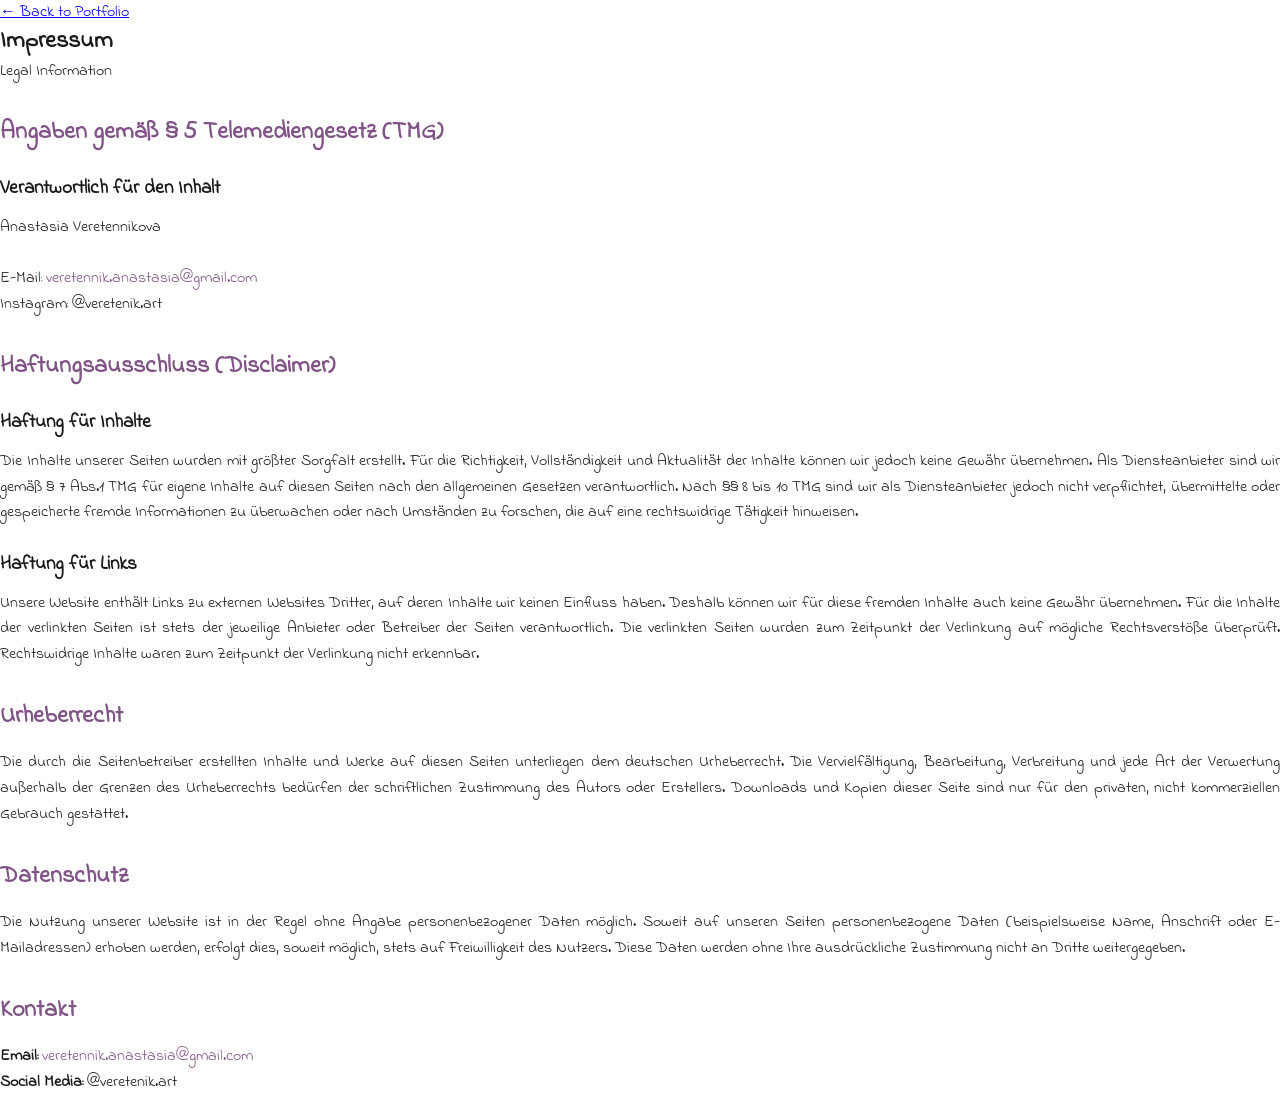
<file: impressum/index.html>
<!DOCTYPE html>
<html lang="en">

<head>
    <meta charset="UTF-8">
    <meta name="viewport" content="width=device-width, initial-scale=1.0">
    <title>Impressum - Anastasia Veretennikova Portfolio</title>
    <meta name="description" content="Legal information and impressum for Anastasia Veretennikova's portfolio website.">
    <meta name="keywords" content="Anastasia Veretennikova, impressum, legal, contact">
    <link rel="canonical" href="https://anastasia-veretennikova.de/impressum/">
    <link rel="icon" type="image/x-icon" href="../favicon.ico">
    <link rel="apple-touch-icon" href="../apple-touch-icon.png">
    <link rel="preconnect" href="https://fonts.googleapis.com">
    <link rel="preconnect" href="https://fonts.gstatic.com" crossorigin>
    <link href="https://fonts.googleapis.com/css2?family=Barrio&family=Indie+Flower&display=swap" rel="stylesheet">
    <link rel="stylesheet" href="../styles.css">
</head>

<body>
    <section class="project-detail">
        <a href="../" class="back-link">← Back to Portfolio</a>

        <div class="project-header">
            <h1>Impressum</h1>
            <p class="project-subtitle">Legal Information</p>
        </div>

        <div class="project-content impressum-content">
            <h2>Angaben gemäß § 5 Telemediengesetz (TMG)</h2>
            
            <h3>Verantwortlich für den Inhalt</h3>
            <p>
                Anastasia Veretennikova<br>
                <br>
                E-Mail: <a href="mailto:veretennik.anastasia@gmail.com">veretennik.anastasia@gmail.com</a><br>
                Instagram: @veretenik.art
            </p>

            <h2>Haftungsausschluss (Disclaimer)</h2>
            
            <h3>Haftung für Inhalte</h3>
            <p>
                Die Inhalte unserer Seiten wurden mit größter Sorgfalt erstellt. Für die Richtigkeit, Vollständigkeit 
                und Aktualität der Inhalte können wir jedoch keine Gewähr übernehmen. Als Diensteanbieter sind wir gemäß 
                § 7 Abs.1 TMG für eigene Inhalte auf diesen Seiten nach den allgemeinen Gesetzen verantwortlich. Nach 
                §§ 8 bis 10 TMG sind wir als Diensteanbieter jedoch nicht verpflichtet, übermittelte oder gespeicherte 
                fremde Informationen zu überwachen oder nach Umständen zu forschen, die auf eine rechtswidrige Tätigkeit 
                hinweisen.
            </p>

            <h3>Haftung für Links</h3>
            <p>
                Unsere Website enthält Links zu externen Websites Dritter, auf deren Inhalte wir keinen Einfluss haben. 
                Deshalb können wir für diese fremden Inhalte auch keine Gewähr übernehmen. Für die Inhalte der verlinkten 
                Seiten ist stets der jeweilige Anbieter oder Betreiber der Seiten verantwortlich. Die verlinkten Seiten 
                wurden zum Zeitpunkt der Verlinkung auf mögliche Rechtsverstöße überprüft. Rechtswidrige Inhalte waren 
                zum Zeitpunkt der Verlinkung nicht erkennbar.
            </p>

            <h2>Urheberrecht</h2>
            <p>
                Die durch die Seitenbetreiber erstellten Inhalte und Werke auf diesen Seiten unterliegen dem deutschen 
                Urheberrecht. Die Vervielfältigung, Bearbeitung, Verbreitung und jede Art der Verwertung außerhalb der 
                Grenzen des Urheberrechts bedürfen der schriftlichen Zustimmung des Autors oder Erstellers. Downloads 
                und Kopien dieser Seite sind nur für den privaten, nicht kommerziellen Gebrauch gestattet.
            </p>

            <h2>Datenschutz</h2>
            <p>
                Die Nutzung unserer Website ist in der Regel ohne Angabe personenbezogener Daten möglich. Soweit auf 
                unseren Seiten personenbezogene Daten (beispielsweise Name, Anschrift oder E-Mailadressen) erhoben werden, 
                erfolgt dies, soweit möglich, stets auf Freiwilligkeit des Nutzers. Diese Daten werden ohne Ihre ausdrückliche 
                Zustimmung nicht an Dritte weitergegeben.
            </p>

            <h2>Kontakt</h2>
            <p>
                <strong>Email:</strong> <a href="mailto:veretennik.anastasia@gmail.com">veretennik.anastasia@gmail.com</a><br>
                <strong>Social Media:</strong> @veretenik.art
            </p>
        </div>
    </section>

    <style>
        .impressum-content h2 {
            margin-top: 2rem;
            margin-bottom: 1rem;
            font-size: 1.5rem;
            color: #805386;
        }

        .impressum-content h3 {
            margin-top: 1.5rem;
            margin-bottom: 0.8rem;
            font-size: 1.2rem;
        }

        .impressum-content p {
            margin-bottom: 1rem;
            line-height: 1.6;
            text-align: justify;
        }

        .impressum-content a {
            color: #805386;
            text-decoration: none;
        }

        .impressum-content a:hover {
            text-decoration: underline;
        }

        @media (max-width: 768px) {
            .project-detail { padding: 2rem 1rem; }
            .project-header h1 { font-size: 2.2rem; }
            .impressum-content h2 { font-size: 1.3rem; }
            .impressum-content h3 { font-size: 1.05rem; }
        }

        @media (max-width: 480px) {
            .project-header h1 { font-size: 1.8rem; }
            .impressum-content p { text-align: left; }
        }
    </style>
</body>

</html>
</file>
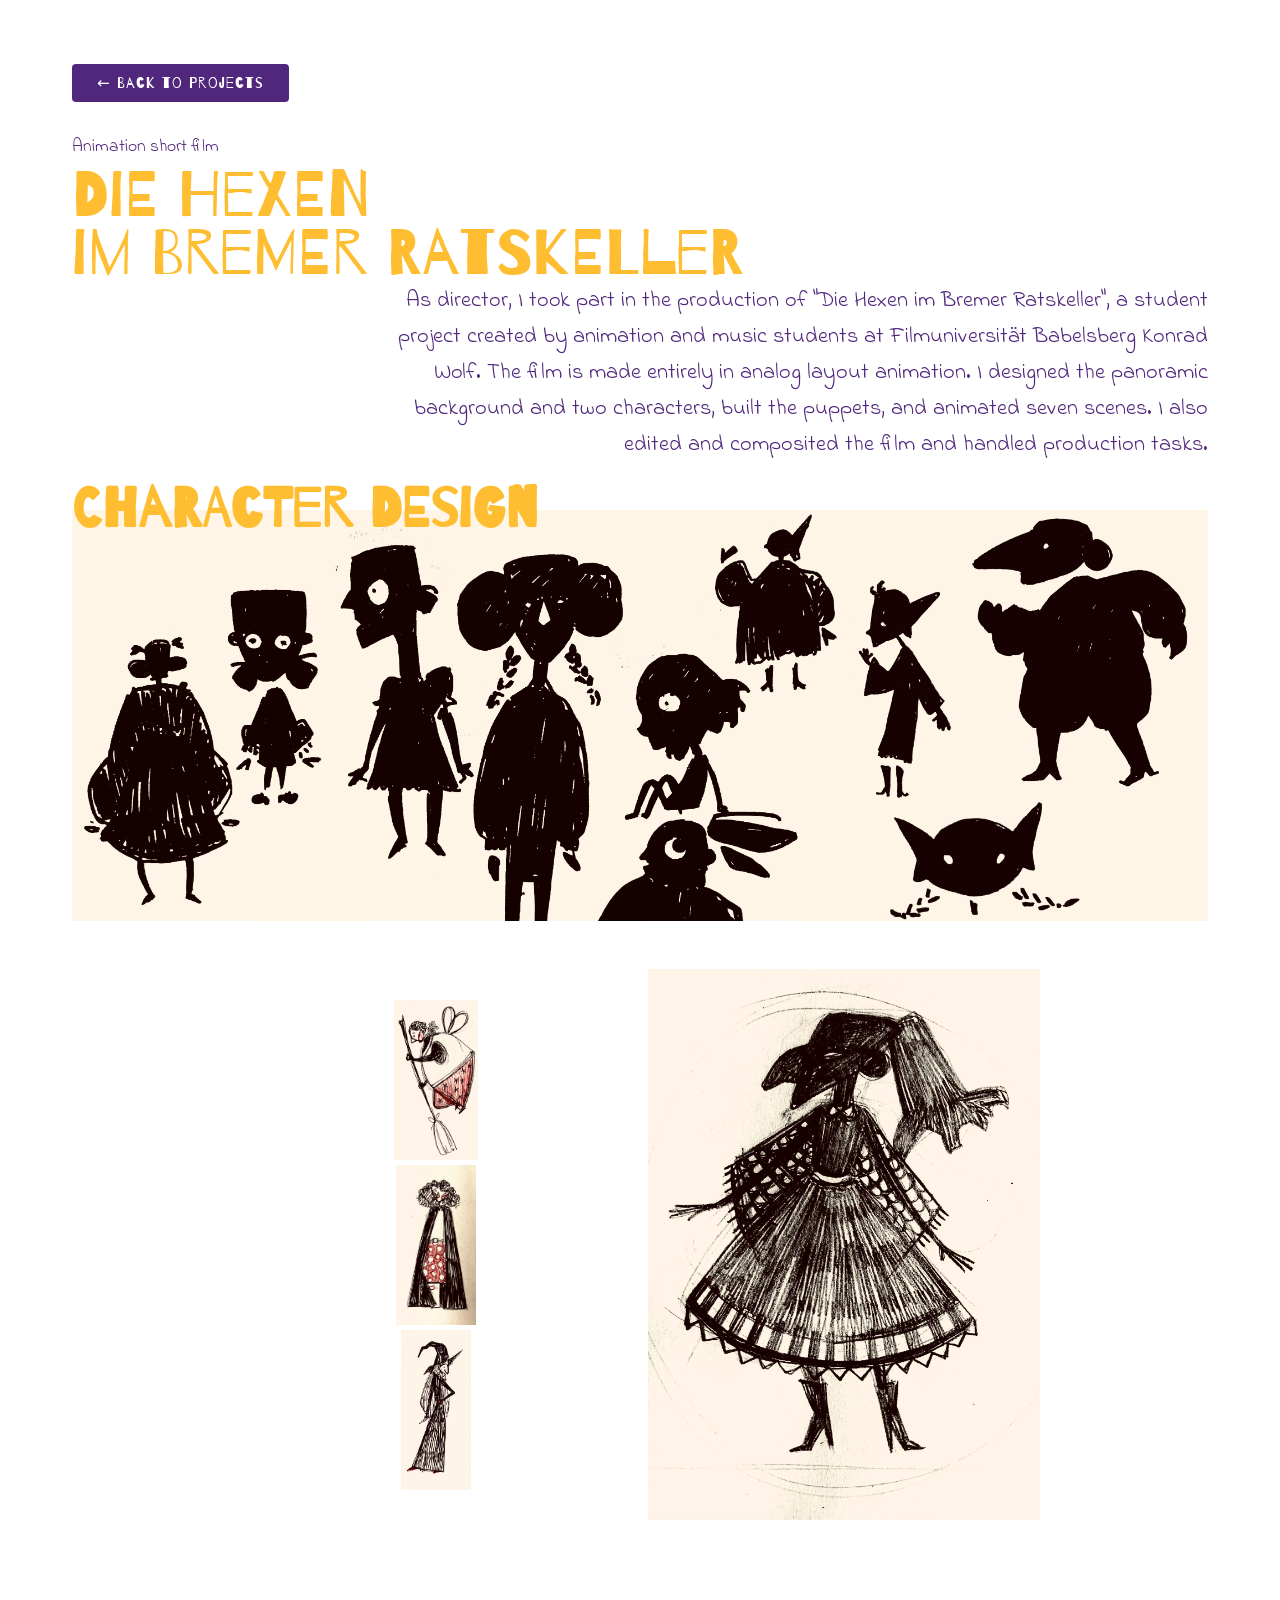
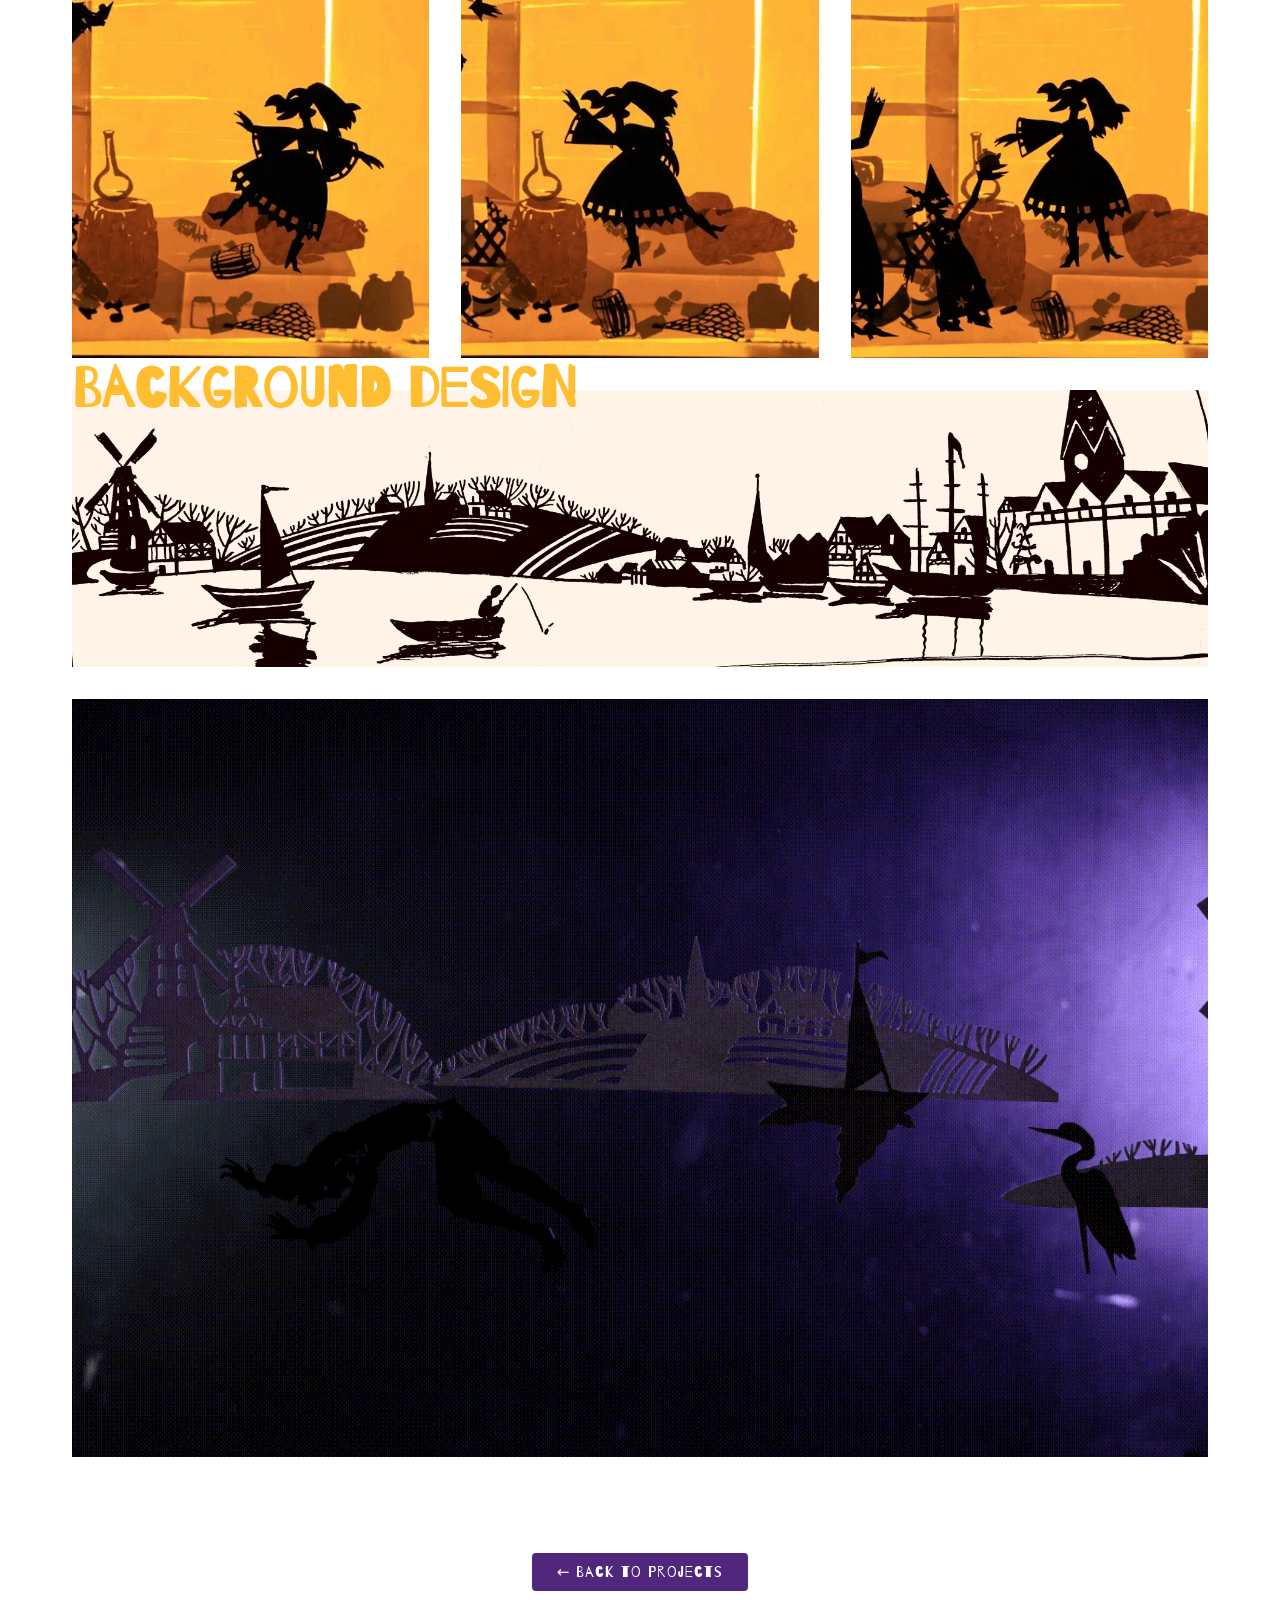
<file: projects/hexen/index.html>
<!DOCTYPE html>
<html lang="en">

<head>
    <meta charset="UTF-8">
    <meta name="viewport" content="width=device-width, initial-scale=1.0">
    <title>Die Hexen im Bremer Ratskeller - Animation by Anastasia Veretennikova</title>
    <meta name="description" content="Die Hexen im Bremer Ratskeller - An analog layout animation short film by Anastasia Veretennikova.">
    <meta name="keywords" content="Anastasia Veretennikova, Hexen, animation, short film, layout animation">
    <meta name="author" content="Anastasia Veretennikova">
    <meta name="robots" content="index, follow">
    <link rel="canonical" href="https://anastasia-veretennikova.de/projects/hexen/">
    <link rel="icon" type="image/x-icon" href="../../favicon.ico">
    <link rel="apple-touch-icon" href="../../apple-touch-icon.png">
    <link rel="preconnect" href="https://fonts.googleapis.com">
    <link rel="preconnect" href="https://fonts.gstatic.com" crossorigin>
    <link href="https://fonts.googleapis.com/css2?family=Barrio&family=Indie+Flower&display=swap" rel="stylesheet">
    <link rel="stylesheet" href="../../styles.css">
</head>

<body>
    <section class="project-detail hexen-detail">
        <a href="../../#projects" class="hexen-back-btn-top">← Back to Projects</a>

        <div class="hexen-header">
            <p class="hexen-subtitle">Animation short film</p>
            <h1 class="hexen-title">Die Hexen<br>im Bremer Ratskeller</h1>
        </div>

        <div class="hexen-intro-text">
            <p>As director, I took part in the production of "Die Hexen im Bremer Ratskeller", a student project created by animation and music students at Filmuniversität Babelsberg Konrad Wolf.
The film is made entirely in analog layout animation. I designed the panoramic background and two characters, built the puppets, and animated seven scenes.
I also edited and composited the film and handled production tasks.</p>
        </div>

        <!-- Gallery -->
        <div class="hexen-gallery">
            <!-- Row 1: Full Width with title above -->
            <div class="hexen-bitches-container">
                <h2 class="hexen-char-title">Character design</h2>
                <div class="hexen-full-width">
                    <img src="../../assets/Hexen/Bitches.webp" loading="lazy" alt="Bitches Character">
                </div>
            </div>

            <!-- Row 2: Witch Right and Witch variants vertical left -->
            <div class="hexen-row-2-container">
                <div class="hexen-row-2">
                    <div class="hexen-row-2-left">
                        <img src="../../assets/Hexen/Witch1.webp" loading="lazy" alt="Witch 1">
                        <img src="../../assets/Hexen/Witch2.webp" loading="lazy" alt="Witch 2">
                        <img src="../../assets/Hexen/Witch3.webp" loading="lazy" alt="Witch 3">
                    </div>
                    <div class="hexen-row-2-right">
                        <img src="../../assets/Hexen/Witch.webp" loading="lazy" alt="Witch">
                    </div>
                </div>
            </div>

            <!-- Row 3: Three animations -->
            <div class="hexen-row-3">
                <img src="../../assets/Hexen/Anim1.webp" loading="lazy" alt="Animation 1">
                <img src="../../assets/Hexen/Anim2.webp" loading="lazy" alt="Animation 2">
                <img src="../../assets/Hexen/Anim3.webp" loading="lazy" alt="Animation 3">
            </div>

            <!-- Row 4: BG1 Full Width with title above -->
            <div class="hexen-bg-container">
                <h2 class="hexen-bg-title">Background Design</h2>
                <div class="hexen-full-width">
                    <img src="../../assets/Hexen/BG1.webp" loading="lazy" alt="Background 1">
                </div>
            </div>

            <!-- Row 5: S9 Full Width -->
            <div class="hexen-full-width">
                <img src="../../assets/Hexen/S9.webp" loading="lazy" alt="Scene 9">
            </div>
        </div>

        <!-- Back to Projects Button -->
        <div class="hexen-button-container">
            <a href="../../#projects" class="hexen-back-btn">← Back to Projects</a>
        </div>
    </section>

    <style>
        .project-detail { max-width: 1200px; margin: 0 auto; padding: 4rem 2rem; }
        .hexen-header { margin-bottom: 0; text-align: left; }
        .hexen-subtitle { font-size: 1.1rem; color: #50277C; font-family: "Indie Flower", cursive; margin: 0; margin-bottom: 0.5rem; }
        .hexen-title { font-size: 4rem; color: #FFBE31; margin: 0; font-family: "Barrio", system-ui; font-weight: 400; line-height: 0.9; }
        .hexen-intro-text { text-align: right; margin-bottom: 3rem; margin-top: 0; max-width: 850px; margin-left: auto; margin-right: 0; }
        .hexen-intro-text p { font-family: "Indie Flower", cursive; font-size: 1.4rem; color: #50277C; line-height: 1.6; }
        .hexen-gallery { margin: 3rem 0; }
        .hexen-full-width { width: 100%; margin-bottom: 2rem; }
        .hexen-full-width img { width: 100%; height: auto; display: block; }
        .hexen-row-2 { display: grid; grid-template-columns: 1fr 1fr; gap: 2rem; margin-bottom: 2rem; align-items: center; justify-items: center; margin-left: auto; margin-right: auto; }
        .hexen-row-2-left { display: flex; flex-direction: column; gap: 0.3rem; }
        .hexen-row-2-left img { width: 100%; height: 160px; display: block; object-fit: contain; object-position: center; }
        .hexen-row-2-right img { width: 100%; height: auto; display: block; }
        .hexen-bitches-container { position: relative; margin-bottom: 3rem; }
        .hexen-char-title { position: absolute; top: -2rem; left: 0; right: auto; font-size: 3.5rem; color: #FFBE31; font-family: "Barrio", system-ui; margin: 0; text-align: left; }
        .hexen-row-2-container { margin-bottom: 3rem; display: flex; justify-content: center; }
        .hexen-row-2 { display: grid; grid-template-columns: 1fr 1fr; gap: 1rem; align-items: center; max-width: 800px; }
        .hexen-row-3 { display: grid; grid-template-columns: 1fr 1fr 1fr; gap: 2rem; margin-bottom: 2rem; }
        .hexen-bg-container { position: relative; margin-bottom: 2rem; }
        .hexen-bg-title { position: absolute; top: -2rem; left: 0; right: auto; font-size: 3.5rem; color: #FFBE31; font-family: "Barrio", system-ui; margin: 0; text-align: left; }
        .hexen-row-3 img { width: 100%; height: auto; display: block; }
        .hexen-button-container { display: flex; justify-content: center; margin-top: 4rem; padding-top: 2rem; }
        .hexen-back-btn, .hexen-back-btn-top { padding: 10px 25px; font-size: 0.95rem; font-family: "Barrio", system-ui; background-color: #50277C; color: white; text-decoration: none; border-radius: 4px; transition: all 0.3s ease; letter-spacing: 1px; display: inline-block; }
        .hexen-back-btn-top { margin-bottom: 2rem; }
        .hexen-back-btn:hover, .hexen-back-btn-top:hover { opacity: 0.8; transform: scale(1.05); }

        @media (max-width: 768px) {
            .hexen-title { font-size: 2.5rem; }
            .hexen-row-2 { grid-template-columns: 1fr; }
            .hexen-row-2-left { flex-direction: row; }
            .hexen-row-2-left img { width: 33.33%; height: auto; }
            .hexen-row-3 { grid-template-columns: 1fr 1fr 1fr; }
            .hexen-char-title {
                position: relative;
                top: 0;
                font-size: 2.2rem;
                margin-bottom: 0.5rem;
            }
            .hexen-bg-title {
                position: relative;
                top: 0;
                font-size: 2.2rem;
                margin-bottom: 0.5rem;
            }
            .hexen-intro-text {
                text-align: left;
                max-width: 100%;
            }
            .hexen-intro-text p { font-size: 1.1rem; }
            .hexen-row-2-left img { height: auto; }
        }

        @media (max-width: 480px) {
            .hexen-title { font-size: 2rem; }
            .hexen-char-title, .hexen-bg-title { font-size: 1.8rem; }
            .hexen-intro-text p { font-size: 1rem; }
        }
    </style>
</body>

</html>
</file>
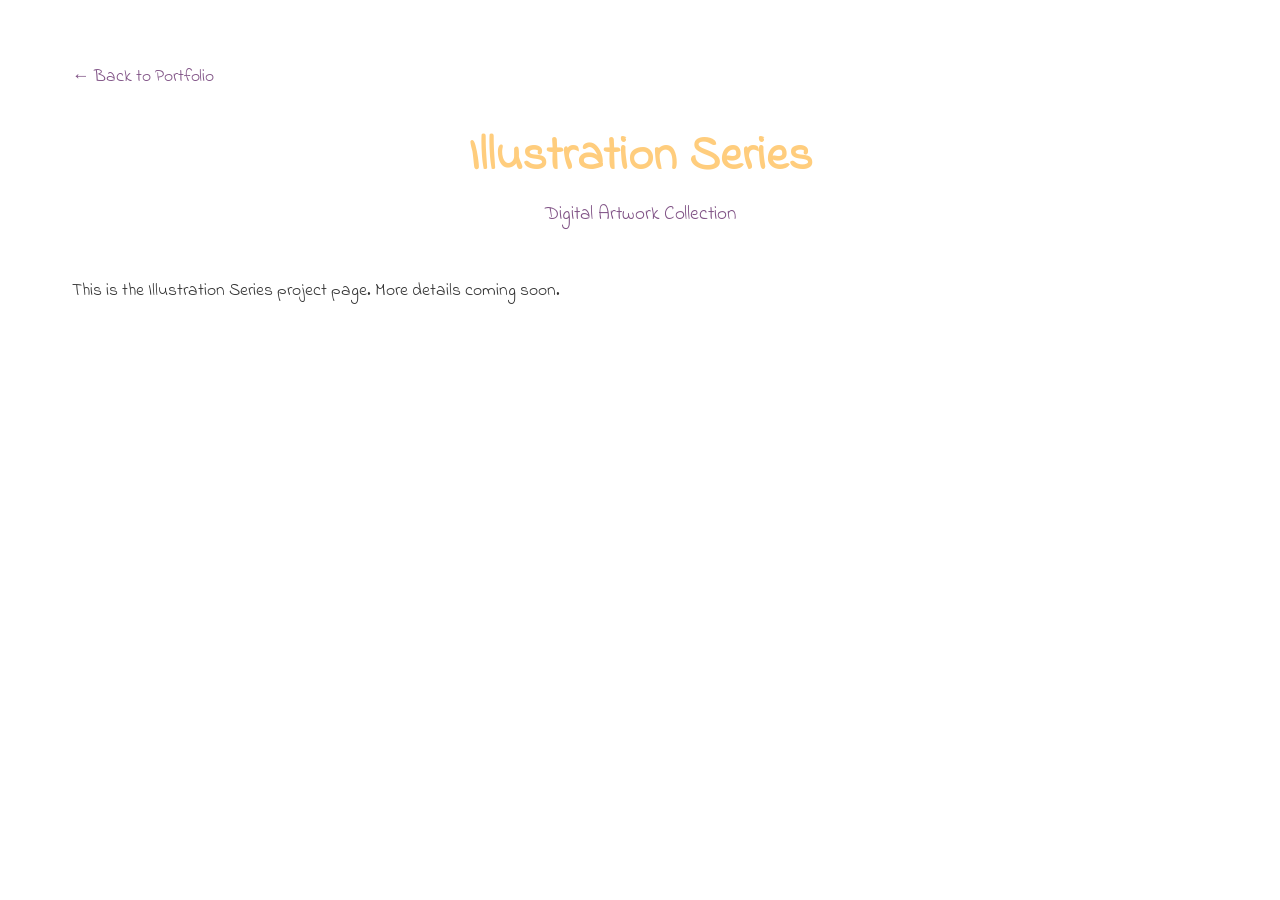
<file: projects/illustration/index.html>
<!DOCTYPE html>
<html lang="en">

<head>
    <meta charset="UTF-8">
    <meta name="viewport" content="width=device-width, initial-scale=1.0">
    <title>Illustration Series - Digital Artwork by Anastasia Veretennikova</title>
    <meta name="description" content="Illustration Series by Anastasia Veretennikova - a collection of digital artwork and illustrations showcasing artistic skills and creativity.">
    <meta name="keywords" content="Anastasia Veretennikova, illustration, digital art, artwork collection">
    <meta name="author" content="Anastasia Veretennikova">
    <meta name="robots" content="index, follow">
    <link rel="canonical" href="https://anastasia-veretennikova.de/projects/illustration/">
    <link rel="icon" type="image/x-icon" href="../../favicon.ico">
    <link rel="apple-touch-icon" href="../../apple-touch-icon.png">
    <link rel="preconnect" href="https://fonts.googleapis.com">
    <link rel="preconnect" href="https://fonts.gstatic.com" crossorigin>
    <link href="https://fonts.googleapis.com/css2?family=Barrio&family=Indie+Flower&display=swap" rel="stylesheet">
    <link rel="stylesheet" href="../../styles.css">
</head>

<body>
    <section class="project-detail">
        <a href="../../" class="back-link">← Back to Portfolio</a>

        <div class="project-header">
            <h1>Illustration Series</h1>
            <p class="project-subtitle">Digital Artwork Collection</p>
        </div>

        <div class="project-content">
            <p>This is the Illustration Series project page. More details coming soon.</p>
        </div>
    </section>

    <style>
        .project-detail { max-width: 1200px; margin: 0 auto; padding: 4rem 2rem; }
        .back-link { display: inline-block; margin-bottom: 2rem; color: #805386; text-decoration: none; font-size: 1.1rem; transition: opacity 0.3s ease; }
        .back-link:hover { opacity: 0.7; }
        .project-header { margin-bottom: 3rem; text-align: center; }
        .project-header h1 { font-size: 3rem; color: #FFCD7D; margin-bottom: 0.5rem; }
        .project-subtitle { font-size: 1.2rem; color: #805386; }
        .project-content { font-size: 1.1rem; line-height: 1.8; color: #333; }

        @media (max-width: 768px) {
            .project-detail { padding: 2rem 1rem; }
            .project-header h1 { font-size: 2.2rem; }
        }

        @media (max-width: 480px) {
            .project-header h1 { font-size: 1.8rem; }
            .project-content { font-size: 1rem; }
        }
    </style>
</body>

</html>
</file>
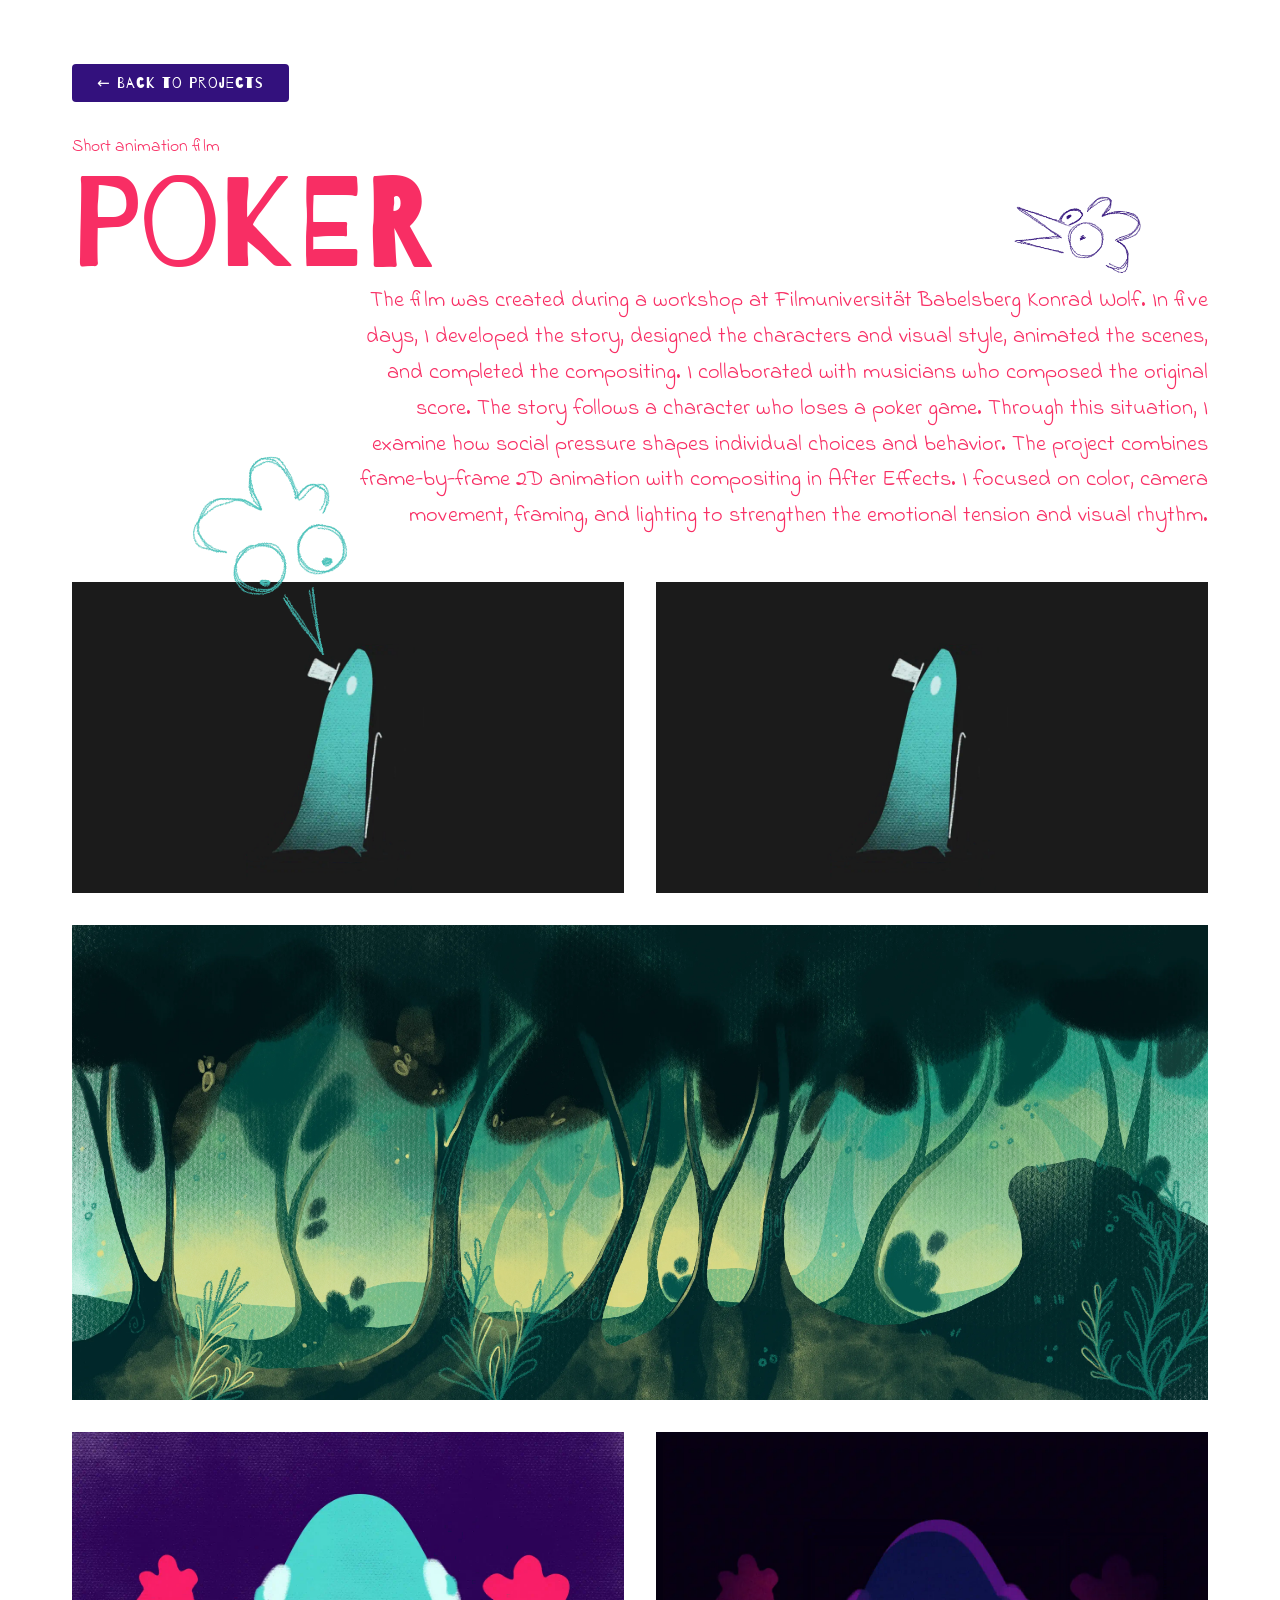
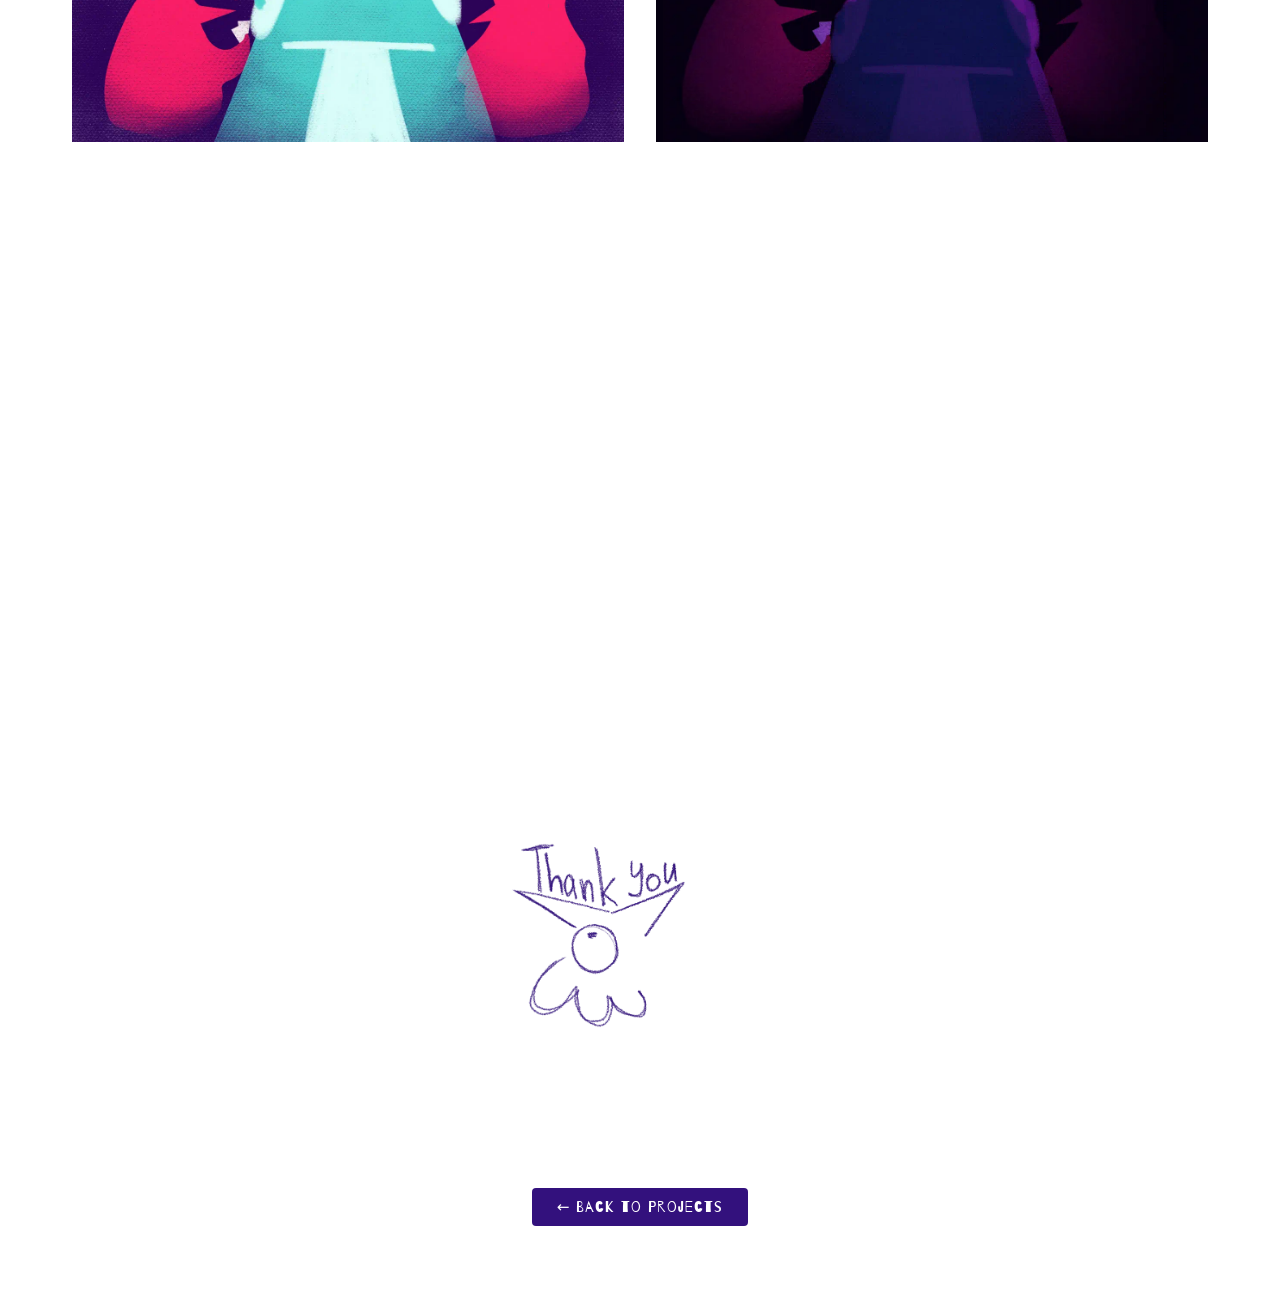
<file: projects/poker/index.html>
<!DOCTYPE html>
<html lang="en">

<head>
    <meta charset="UTF-8">
    <meta name="viewport" content="width=device-width, initial-scale=1.0">
    <title>Poker - Short Animation Film by Anastasia Veretennikova</title>
    <meta name="description" content="Poker - A short animation film by Anastasia Veretennikova exploring social pressure and individual choices through frame-by-frame 2D animation.">
    <meta name="keywords" content="Anastasia Veretennikova, Poker, animation film, short film, animation project">
    <meta name="author" content="Anastasia Veretennikova">
    <meta name="robots" content="index, follow">
    <link rel="canonical" href="https://anastasia-veretennikova.de/projects/poker/">
    <link rel="icon" type="image/x-icon" href="../../favicon.ico">
    <link rel="apple-touch-icon" href="../../apple-touch-icon.png">
    <link rel="preconnect" href="https://fonts.googleapis.com">
    <link rel="preconnect" href="https://fonts.gstatic.com" crossorigin>
    <link href="https://fonts.googleapis.com/css2?family=Barrio&family=Indie+Flower&display=swap" rel="stylesheet">
    <link rel="stylesheet" href="../../styles.css">
</head>

<body>
    <section class="project-detail poker-detail">
        <a href="../../#projects" class="poker-back-btn-top">← Back to Projects</a>

        <div class="poker-header">
            <p class="poker-subtitle">Short animation film</p>
            <h1 class="poker-title">Poker</h1>
            <div class="poker-overlay-image-2-header">
                <img src="../../assets/Poker/2.webp" loading="lazy" alt="Poker Illustration 2">
            </div>
            <div class="poker-overlay-image-1-header">
                <img src="../../assets/Poker/1.webp" loading="lazy" alt="Poker Illustration 1">
            </div>
        </div>

        <div class="poker-intro-text">
            <p>The film was created during a workshop at Filmuniversität Babelsberg Konrad Wolf. In five days, I developed the story, designed the characters and visual style, animated the scenes, and completed the compositing. I collaborated with musicians who composed the original score. The story follows a character who loses a poker game. Through this situation, I examine how social pressure shapes individual choices and behavior. The project combines frame-by-frame 2D animation with compositing in After Effects. I focused on color, camera movement, framing, and lighting to strengthen the emotional tension and visual rhythm.</p>
        </div>

        <!-- Gallery -->
        <div class="poker-gallery">
            <div class="poker-row-2">
                <div class="poker-walk1-wrapper">
                    <img src="../../assets/Poker/Walk1.webp" loading="lazy" alt="Walk Cycle 1">
                    <img src="../../assets/Poker/1.webp" loading="lazy" alt="Poker Illustration 1" class="poker-overlay-mobile">
                </div>
                <img src="../../assets/Poker/Walk2.webp" loading="lazy" alt="Walk Cycle 2">
            </div>
            <div class="poker-row-3">
                <img src="../../assets/Poker/Wald.webp" loading="lazy" alt="Forest Scene">
            </div>
            <div class="poker-row-4">
                <img src="../../assets/Poker/Szene1.webp" loading="lazy" alt="Scene 1">
                <img src="../../assets/Poker/Szene1%20Comp.webp" loading="lazy" alt="Scene 1 Compositing">
            </div>
        </div>

        <!-- Video Section -->
        <div class="poker-video-section">
            <iframe width="100%" style="max-width: 900px; height: 506px; margin: 0 auto; display: block;" src="https://www.youtube.com/embed/sSB6hKAQ6fI?si=KROkjGTteZyaEvi1" title="YouTube video player" frameborder="0" allow="accelerometer; autoplay; clipboard-write; encrypted-media; gyroscope; picture-in-picture; web-share" referrerpolicy="strict-origin-when-cross-origin" allowfullscreen></iframe>
        </div>

        <!-- Thank You Illustration -->
        <div class="poker-thank-you">
            <img src="../../assets/Poker/Thank%20you.webp" loading="lazy" alt="Thank you">
        </div>

        <!-- Back to Projects Button -->
        <div class="poker-button-container">
            <a href="../../#projects" class="poker-back-btn">← Back to Projects</a>
        </div>
    </section>

    <style>
        .project-detail { max-width: 1200px; margin: 0 auto; padding: 4rem 2rem; }
        .poker-header { margin-bottom: 0; text-align: left; position: relative; }
        .poker-subtitle { font-size: 1.1rem; color: #F82E64; font-family: "Indie Flower", cursive; margin: 0; margin-bottom: 0.5rem; }
        .poker-title { font-size: 8rem; color: #F82E64; margin: 0; font-family: "Barrio", system-ui; font-weight: 400; line-height: 0.9; }
        .poker-overlay-image-2-header { position: absolute; right: 0; top: 0; width: 25%; max-width: 250px; }
        .poker-overlay-image-2-header img { width: 100%; height: auto; display: block; }
        .poker-intro-text { text-align: right; margin-bottom: 3rem; margin-top: 0; max-width: 850px; margin-left: auto; margin-right: 0; position: relative; }
        .poker-overlay-image-1-header { position: absolute; left: 0; top: 13rem; width: 50%; max-width: 500px; z-index: 2; }
        .poker-overlay-image-1-header img { width: 100%; height: auto; display: block; }
        .poker-intro-text p { font-family: "Indie Flower", cursive; font-size: 1.4rem; color: #F82E64; line-height: 1.6; }
        .poker-gallery { margin: 3rem 0; }
        .poker-row-2, .poker-row-4 { display: grid; grid-template-columns: 1fr 1fr; gap: 2rem; margin-bottom: 2rem; }
        .poker-row-2 img, .poker-row-4 img { width: 100%; height: auto; display: block; }
        .poker-walk1-wrapper { position: relative; align-self: start; overflow: visible; }
        .poker-row-2 .poker-overlay-mobile { display: none; }
        .poker-row-3 { width: 100%; margin-bottom: 2rem; }
        .poker-row-3 img { width: 100%; height: auto; display: block; }
        .poker-video-section { margin: 3rem 0; }
        .poker-thank-you { width: 100%; max-width: 400px; margin: 3rem auto; }
        .poker-thank-you img { width: 100%; height: auto; display: block; }
        .poker-button-container { display: flex; justify-content: center; margin-top: 4rem; padding-top: 2rem; }
        .poker-back-btn, .poker-back-btn-top { padding: 10px 25px; font-size: 0.95rem; font-family: "Barrio", system-ui; background-color: #33117D; color: white; text-decoration: none; border-radius: 4px; transition: all 0.3s ease; letter-spacing: 1px; display: inline-block; }
        .poker-back-btn-top { margin-bottom: 2rem; }
        .poker-back-btn:hover, .poker-back-btn-top:hover { opacity: 0.8; transform: scale(1.05); }

        @media (max-width: 768px) {
            .poker-title { font-size: 3.5rem; }
            .poker-row-2, .poker-row-4 { grid-template-columns: 1fr; }
            .poker-header { min-height: auto; }
            .poker-header {
                display: flex;
                flex-wrap: wrap;
                align-items: center;
            }
            .poker-header .poker-subtitle {
                width: 100%;
            }
            .poker-header .poker-title {
                flex: 1;
            }
            .poker-overlay-image-2-header {
                position: relative;
                right: auto;
                top: auto;
                width: 35%;
                max-width: 200px;
                margin: 0;
                flex-shrink: 0;
            }
            .poker-overlay-image-1-header {
                display: none;
            }
            .poker-row-2 .poker-overlay-mobile {
                display: block;
                position: absolute;
                left: -30%;
                top: -90%;
                width: 100%;
                height: auto;
                z-index: 1;
                pointer-events: none;
            }
            .poker-intro-text {
                text-align: left;
                max-width: 100%;
            }
            .poker-intro-text p { font-size: 1.1rem; }
            .poker-video-section iframe {
                height: auto;
                aspect-ratio: 16 / 9;
            }
        }

        @media (max-width: 480px) {
            .poker-title { font-size: 2.5rem; }
            .poker-overlay-image-2-header { width: 30%; }
            .poker-overlay-image-1-header { width: 70%; }
            .poker-intro-text p { font-size: 1rem; }
        }
    </style>
</body>

</html>
</file>
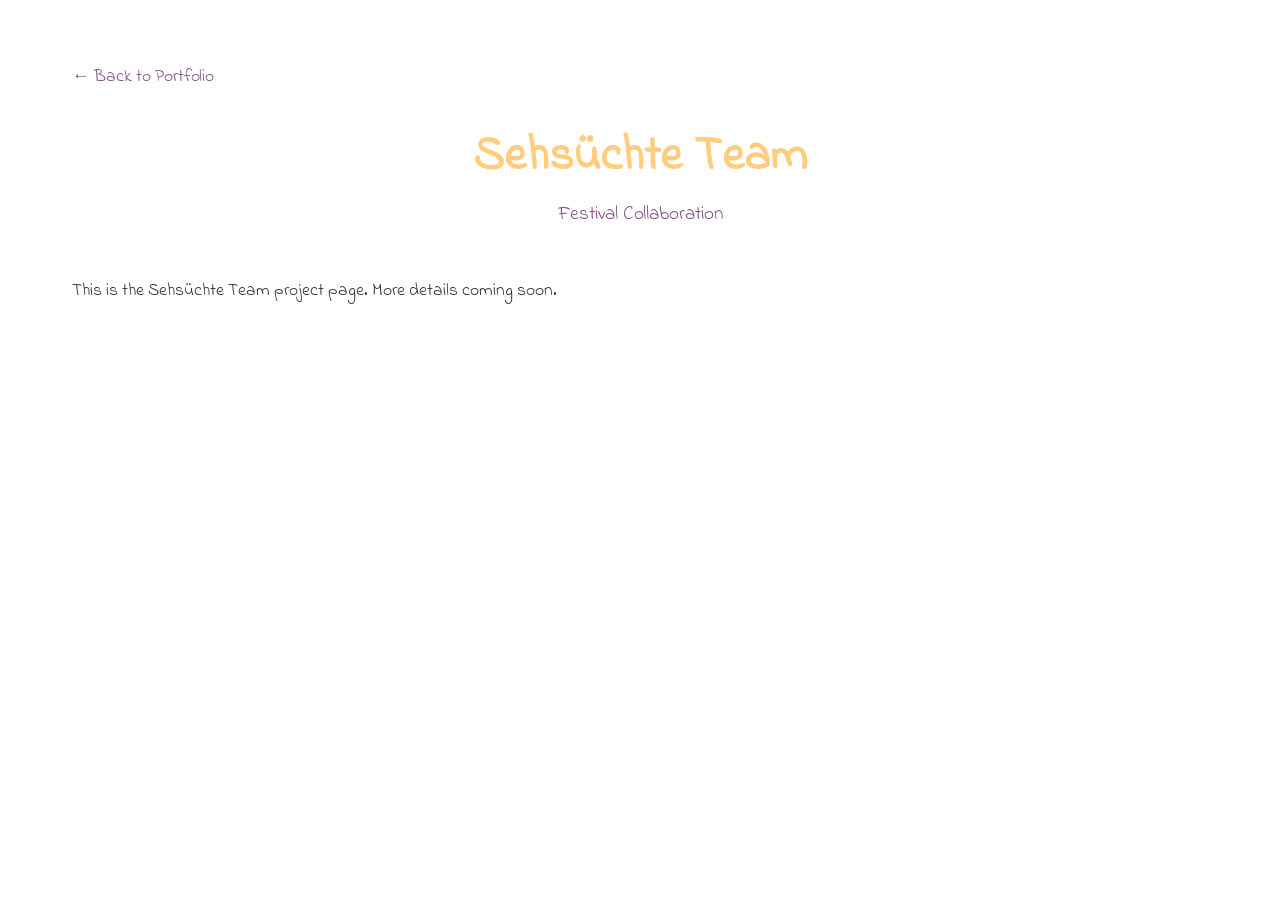
<file: projects/sehsuchte/index.html>
<!DOCTYPE html>
<html lang="en">

<head>
    <meta charset="UTF-8">
    <meta name="viewport" content="width=device-width, initial-scale=1.0">
    <title>Sehsüchte Film Festival - Anastasia Veretennikova</title>
    <meta name="description" content="Sehsüchte Film Festival collaboration with Anastasia Veretennikova - involved in festival programming and organization.">
    <meta name="keywords" content="Anastasia Veretennikova, Sehsüchte, film festival, festival collaboration">
    <meta name="author" content="Anastasia Veretennikova">
    <meta name="robots" content="index, follow">
    <link rel="canonical" href="https://anastasia-veretennikova.de/projects/sehsuchte/">
    <link rel="icon" type="image/x-icon" href="../../favicon.ico">
    <link rel="apple-touch-icon" href="../../apple-touch-icon.png">
    <link rel="preconnect" href="https://fonts.googleapis.com">
    <link rel="preconnect" href="https://fonts.gstatic.com" crossorigin>
    <link href="https://fonts.googleapis.com/css2?family=Barrio&family=Indie+Flower&display=swap" rel="stylesheet">
    <link rel="stylesheet" href="../../styles.css">
</head>

<body>
    <section class="project-detail">
        <a href="../../" class="back-link">← Back to Portfolio</a>

        <div class="project-header">
            <h1>Sehsüchte Team</h1>
            <p class="project-subtitle">Festival Collaboration</p>
        </div>

        <div class="project-content">
            <p>This is the Sehsüchte Team project page. More details coming soon.</p>
        </div>
    </section>

    <style>
        .project-detail { max-width: 1200px; margin: 0 auto; padding: 4rem 2rem; }
        .back-link { display: inline-block; margin-bottom: 2rem; color: #805386; text-decoration: none; font-size: 1.1rem; transition: opacity 0.3s ease; }
        .back-link:hover { opacity: 0.7; }
        .project-header { margin-bottom: 3rem; text-align: center; }
        .project-header h1 { font-size: 3rem; color: #FFCD7D; margin-bottom: 0.5rem; }
        .project-subtitle { font-size: 1.2rem; color: #805386; }
        .project-content { font-size: 1.1rem; line-height: 1.8; color: #333; }

        @media (max-width: 768px) {
            .project-detail { padding: 2rem 1rem; }
            .project-header h1 { font-size: 2.2rem; }
        }

        @media (max-width: 480px) {
            .project-header h1 { font-size: 1.8rem; }
            .project-content { font-size: 1rem; }
        }
    </style>
</body>

</html>
</file>
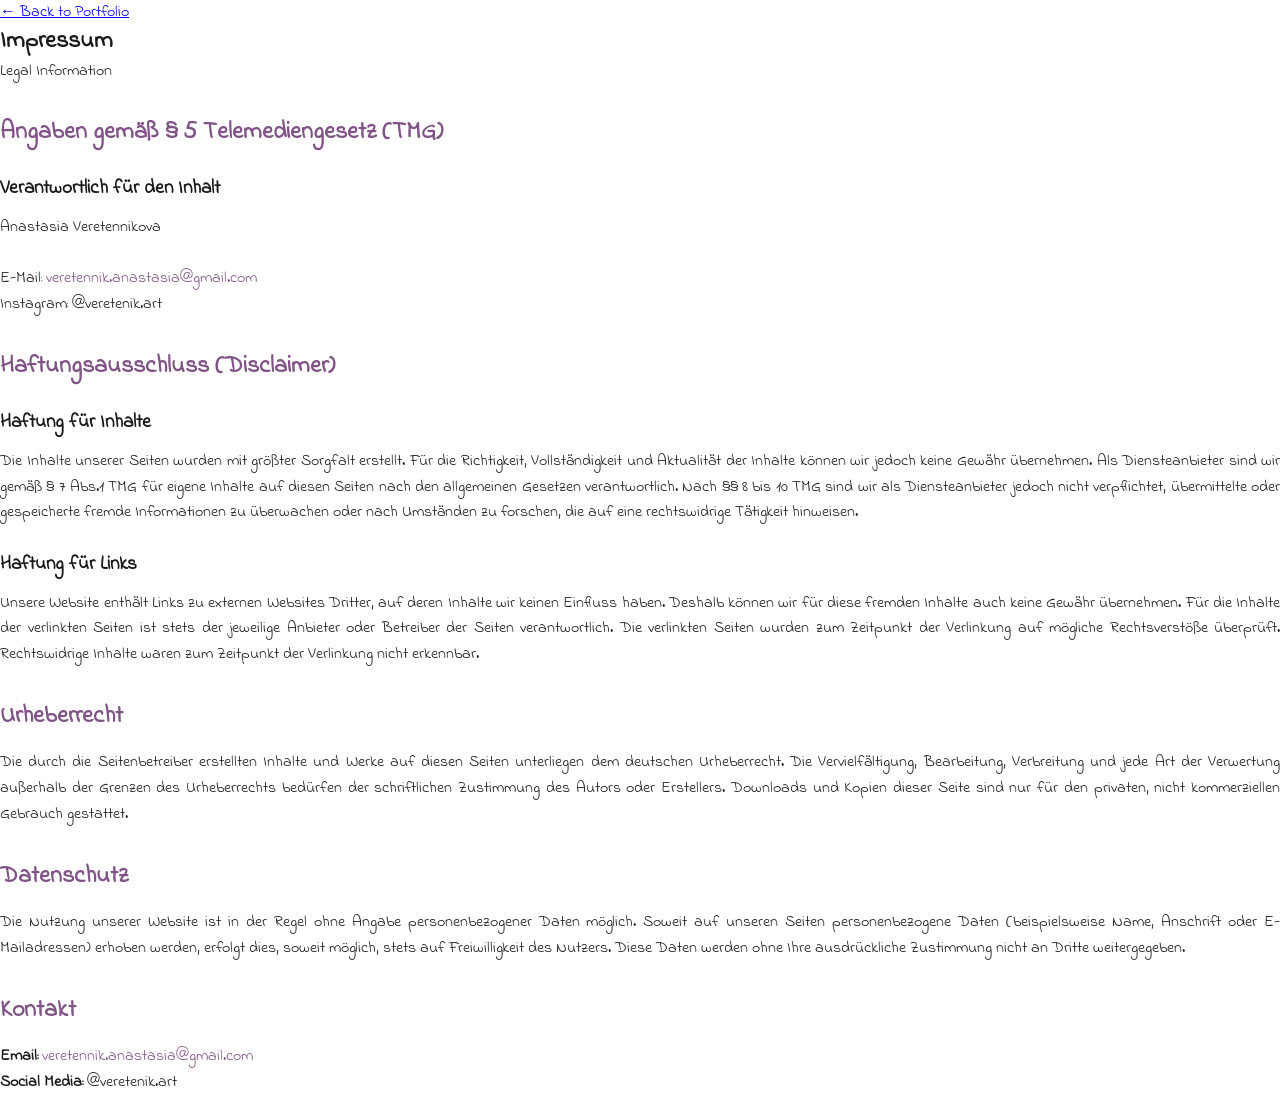
<file: impressum.html>
<!DOCTYPE html>
<html lang="en">

<head>
    <meta charset="UTF-8">
    <meta name="viewport" content="width=device-width, initial-scale=1.0">
    <title>Impressum - Anastasia Veretennikova Portfolio</title>
    <meta name="description" content="Legal information and impressum for Anastasia Veretennikova's portfolio website.">
    <meta name="keywords" content="Anastasia Veretennikova, impressum, legal, contact">
    <link rel="preconnect" href="https://fonts.googleapis.com">
    <link rel="preconnect" href="https://fonts.gstatic.com" crossorigin>
    <link href="https://fonts.googleapis.com/css2?family=Barrio&family=Indie+Flower&display=swap" rel="stylesheet">
    <link rel="stylesheet" href="styles.css">
</head>

<body>
    <section class="project-detail">
        <a href="index.html" class="back-link">← Back to Portfolio</a>

        <div class="project-header">
            <h1>Impressum</h1>
            <p class="project-subtitle">Legal Information</p>
        </div>

        <div class="project-content impressum-content">
            <h2>Angaben gemäß § 5 Telemediengesetz (TMG)</h2>
            
            <h3>Verantwortlich für den Inhalt</h3>
            <p>
                Anastasia Veretennikova<br>
                <br>
                E-Mail: <a href="mailto:veretennik.anastasia@gmail.com">veretennik.anastasia@gmail.com</a><br>
                Instagram: @veretenik.art
            </p>

            <h2>Haftungsausschluss (Disclaimer)</h2>
            
            <h3>Haftung für Inhalte</h3>
            <p>
                Die Inhalte unserer Seiten wurden mit größter Sorgfalt erstellt. Für die Richtigkeit, Vollständigkeit 
                und Aktualität der Inhalte können wir jedoch keine Gewähr übernehmen. Als Diensteanbieter sind wir gemäß 
                § 7 Abs.1 TMG für eigene Inhalte auf diesen Seiten nach den allgemeinen Gesetzen verantwortlich. Nach 
                §§ 8 bis 10 TMG sind wir als Diensteanbieter jedoch nicht verpflichtet, übermittelte oder gespeicherte 
                fremde Informationen zu überwachen oder nach Umständen zu forschen, die auf eine rechtswidrige Tätigkeit 
                hinweisen.
            </p>

            <h3>Haftung für Links</h3>
            <p>
                Unsere Website enthält Links zu externen Websites Dritter, auf deren Inhalte wir keinen Einfluss haben. 
                Deshalb können wir für diese fremden Inhalte auch keine Gewähr übernehmen. Für die Inhalte der verlinkten 
                Seiten ist stets der jeweilige Anbieter oder Betreiber der Seiten verantwortlich. Die verlinkten Seiten 
                wurden zum Zeitpunkt der Verlinkung auf mögliche Rechtsverstöße überprüft. Rechtswidrige Inhalte waren 
                zum Zeitpunkt der Verlinkung nicht erkennbar.
            </p>

            <h2>Urheberrecht</h2>
            <p>
                Die durch die Seitenbetreiber erstellten Inhalte und Werke auf diesen Seiten unterliegen dem deutschen 
                Urheberrecht. Die Vervielfältigung, Bearbeitung, Verbreitung und jede Art der Verwertung außerhalb der 
                Grenzen des Urheberrechts bedürfen der schriftlichen Zustimmung des Autors oder Erstellers. Downloads 
                und Kopien dieser Seite sind nur für den privaten, nicht kommerziellen Gebrauch gestattet.
            </p>

            <h2>Datenschutz</h2>
            <p>
                Die Nutzung unserer Website ist in der Regel ohne Angabe personenbezogener Daten möglich. Soweit auf 
                unseren Seiten personenbezogene Daten (beispielsweise Name, Anschrift oder E-Mailadressen) erhoben werden, 
                erfolgt dies, soweit möglich, stets auf Freiwilligkeit des Nutzers. Diese Daten werden ohne Ihre ausdrückliche 
                Zustimmung nicht an Dritte weitergegeben.
            </p>

            <h2>Kontakt</h2>
            <p>
                <strong>Email:</strong> <a href="mailto:veretennik.anastasia@gmail.com">veretennik.anastasia@gmail.com</a><br>
                <strong>Social Media:</strong> @veretenik.art
            </p>
        </div>
    </section>

    <style>
        .impressum-content h2 {
            margin-top: 2rem;
            margin-bottom: 1rem;
            font-size: 1.5rem;
            color: #805386;
        }

        .impressum-content h3 {
            margin-top: 1.5rem;
            margin-bottom: 0.8rem;
            font-size: 1.2rem;
        }

        .impressum-content p {
            margin-bottom: 1rem;
            line-height: 1.6;
            text-align: justify;
        }

        .impressum-content a {
            color: #805386;
            text-decoration: none;
        }

        .impressum-content a:hover {
            text-decoration: underline;
        }
    </style>
</body>

</html>
</file>
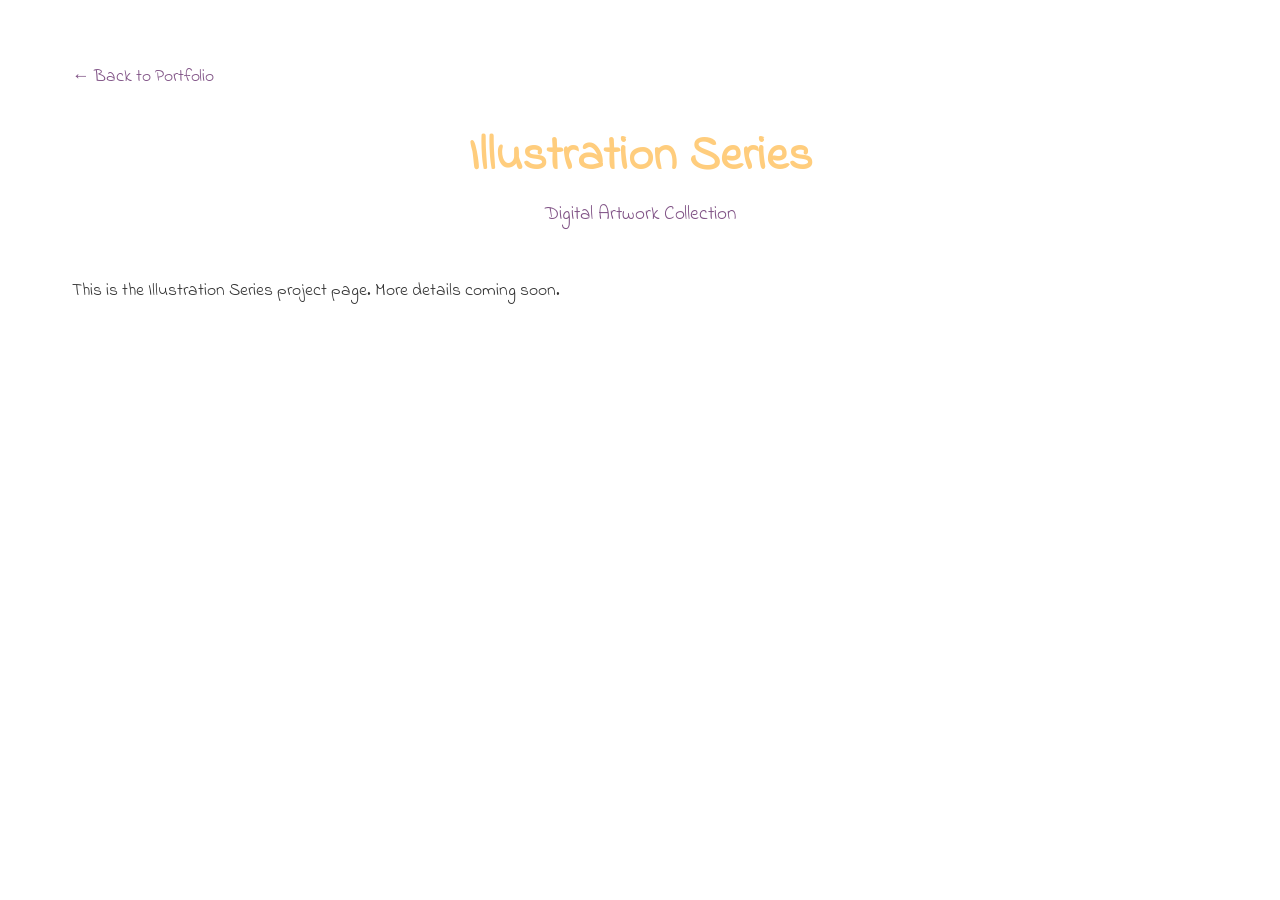
<file: projects/illustration.html>
<!DOCTYPE html>
<html lang="en">

<head>
    <meta charset="UTF-8">
    <meta name="viewport" content="width=device-width, initial-scale=1.0">
    <title>Illustration Series - Digital Artwork by Anastasia Veretennikova</title>
    <meta name="description" content="Illustration Series by Anastasia Veretennikova - a collection of digital artwork and illustrations showcasing artistic skills and creativity.">
    <meta name="keywords" content="Anastasia Veretennikova, illustration, digital art, artwork collection">
    <meta name="author" content="Anastasia Veretennikova">
    <meta name="robots" content="index, follow">
    <link rel="canonical" href="https://anastasia-veretennikova.de/projects/illustration.html">
    <link rel="preconnect" href="https://fonts.googleapis.com">
    <link rel="preconnect" href="https://fonts.gstatic.com" crossorigin>
    <link href="https://fonts.googleapis.com/css2?family=Barrio&family=Indie+Flower&display=swap" rel="stylesheet">
    <link rel="stylesheet" href="../styles.css">
</head>

<body>
    <section class="project-detail">
        <a href="../index.html" class="back-link">← Back to Portfolio</a>

        <div class="project-header">
            <h1>Illustration Series</h1>
            <p class="project-subtitle">Digital Artwork Collection</p>
        </div>

        <div class="project-content">
            <p>This is the Illustration Series project page. More details coming soon.</p>
        </div>
    </section>

    <style>
        .project-detail {
            max-width: 1200px;
            margin: 0 auto;
            padding: 4rem 2rem;
        }

        .back-link {
            display: inline-block;
            margin-bottom: 2rem;
            color: #805386;
            text-decoration: none;
            font-size: 1.1rem;
            transition: opacity 0.3s ease;
        }

        .back-link:hover {
            opacity: 0.7;
        }

        .project-header {
            margin-bottom: 3rem;
            text-align: center;
        }

        .project-header h1 {
            font-size: 3rem;
            color: #FFCD7D;
            margin-bottom: 0.5rem;
        }

        .project-subtitle {
            font-size: 1.2rem;
            color: #805386;
        }

        .project-content {
            font-size: 1.1rem;
            line-height: 1.8;
            color: #333;
        }
    </style>
</body>

</html>
</file>
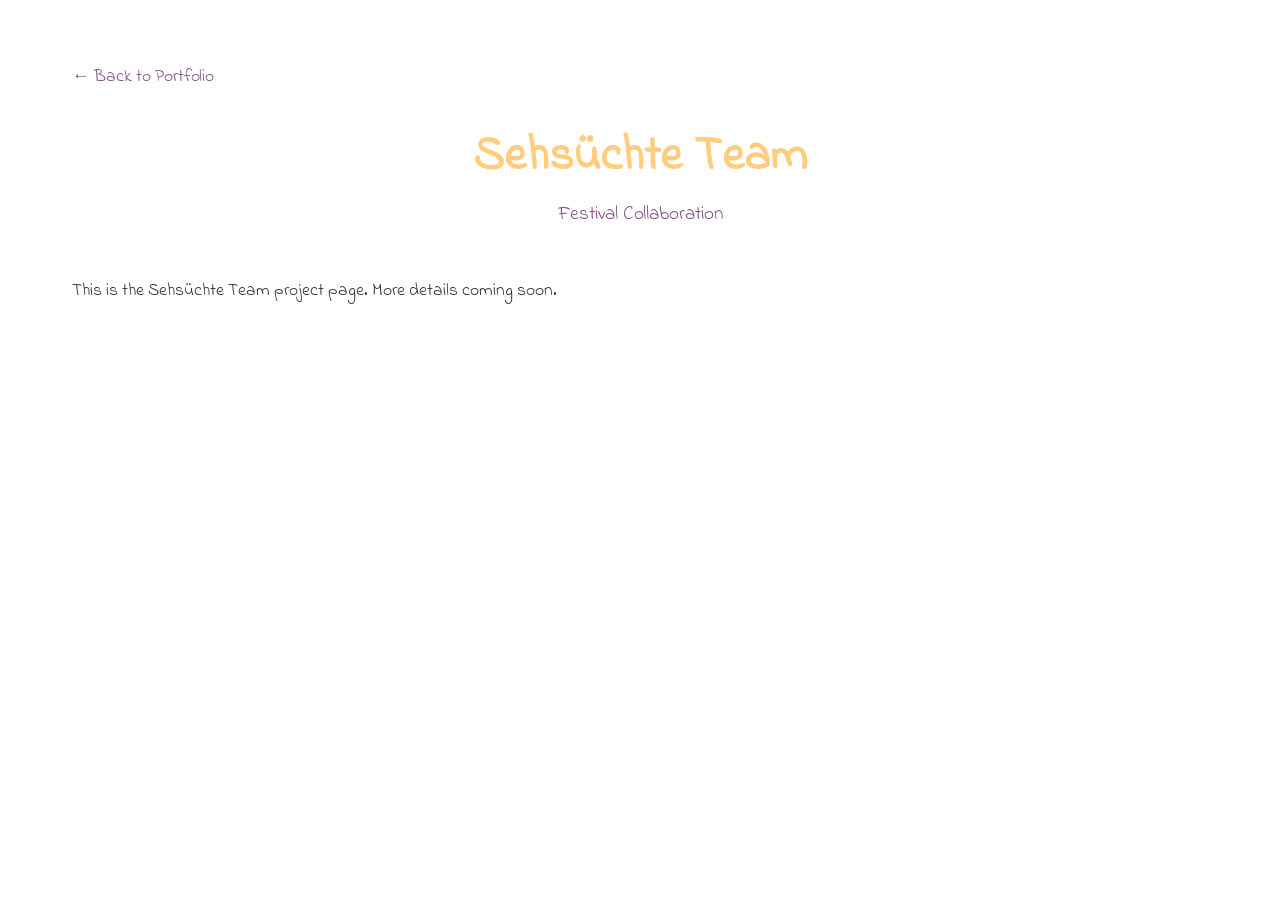
<file: projects/sehsuchte.html>
<!DOCTYPE html>
<html lang="en">

<head>
    <meta charset="UTF-8">
    <meta name="viewport" content="width=device-width, initial-scale=1.0">
    <title>Sehsüchte Film Festival - Anastasia Veretennikova</title>
    <meta name="description" content="Sehsüchte Film Festival collaboration with Anastasia Veretennikova - involved in festival programming and organization.">
    <meta name="keywords" content="Anastasia Veretennikova, Sehsüchte, film festival, festival collaboration">
    <meta name="author" content="Anastasia Veretennikova">
    <meta name="robots" content="index, follow">
    <link rel="canonical" href="https://anastasia-veretennikova.de/projects/sehsuchte.html">
    <link rel="preconnect" href="https://fonts.googleapis.com">
    <link rel="preconnect" href="https://fonts.gstatic.com" crossorigin>
    <link href="https://fonts.googleapis.com/css2?family=Barrio&family=Indie+Flower&display=swap" rel="stylesheet">
    <link rel="stylesheet" href="../styles.css">
</head>

<body>
    <section class="project-detail">
        <a href="../index.html" class="back-link">← Back to Portfolio</a>

        <div class="project-header">
            <h1>Sehsüchte Team</h1>
            <p class="project-subtitle">Festival Collaboration</p>
        </div>

        <div class="project-content">
            <p>This is the Sehsüchte Team project page. More details coming soon.</p>
        </div>
    </section>

    <style>
        .project-detail {
            max-width: 1200px;
            margin: 0 auto;
            padding: 4rem 2rem;
        }

        .back-link {
            display: inline-block;
            margin-bottom: 2rem;
            color: #805386;
            text-decoration: none;
            font-size: 1.1rem;
            transition: opacity 0.3s ease;
        }

        .back-link:hover {
            opacity: 0.7;
        }

        .project-header {
            margin-bottom: 3rem;
            text-align: center;
        }

        .project-header h1 {
            font-size: 3rem;
            color: #FFCD7D;
            margin-bottom: 0.5rem;
        }

        .project-subtitle {
            font-size: 1.2rem;
            color: #805386;
        }

        .project-content {
            font-size: 1.1rem;
            line-height: 1.8;
            color: #333;
        }
    </style>
</body>

</html>
</file>
<file: styles.css>
* {
    margin: 0;
    padding: 0;
    box-sizing: border-box;
}

:root {
    --primary-color: #1a1a1a;
    --secondary-color: #ffffff;
    --accent-color: #ff6b6b;
    --light-gray: #f5f5f5;
    --dark-gray: #333333;
}

html {
    scroll-behavior: smooth;
}

body {
    font-family: "Indie Flower", cursive;
    color: var(--primary-color);
    background-color: #ffffff;
    overflow-x: hidden;
}

/* ===== HERO SECTION ===== */
.hero {
    position: relative;
    width: 100%;
    height: 70vh;
    display: flex;
    flex-direction: column;
    align-items: center;
    justify-content: flex-end;
    overflow: hidden;
    padding-bottom: 2rem;
}

.hero-animation {
    position: absolute;
    top: 0;
    left: 0;
    width: 100%;
    height: 100%;
    object-fit: cover;
    z-index: -1;
}

.hero-nav {
    display: flex;
    gap: 2rem;
    flex-wrap: wrap;
    justify-content: center;
    position: relative;
    z-index: 100;
}

.nav-btn {
    padding: 20px 50px;
    font-size: 2rem;
    font-weight: 400;
    font-family: "Barrio", system-ui;
    border: none;
    background-color: transparent;
    color: #FFCD7D;
    cursor: pointer;
    transition: all 0.3s ease;
    letter-spacing: 1px;
    text-transform: uppercase;
}

.nav-btn[data-target="showreel"] {
    color: #EF7754;
}

.nav-btn:hover {
    opacity: 0.7;
}

/* ===== GALLERY SECTION ===== */
.gallery-section {
    position: relative;
    width: 100%;
    height: 60vh;
    padding: 2rem 0 1rem 0;
    background-color: var(--secondary-color);
    display: flex;
    flex-direction: column;
    justify-content: flex-start;
    overflow: hidden;
}

.gallery-section .section-title {
    display: none;
}

.section-title {
    font-family: "Barrio", system-ui;
    font-size: 2.5rem;
    font-weight: 700;
    text-align: center;
    margin-bottom: 3rem;
    letter-spacing: 1px;
    color: var(--primary-color);
}

.gallery-wrapper {
    position: relative;
    width: 100%;
    overflow: hidden;
    padding-left: 2rem;
    padding-right: 2rem;
}

.gallery-container {
    display: flex;
    gap: 2rem;
    padding-left: 0;
    padding-right: 0;
}

.gallery-item {
    flex: 0 0 auto;
    height: 300px;
    border-radius: 12px;
    overflow: hidden;
}

.gallery-item img {
    height: 100%;
    width: auto;
    display: block;
}

/* ===== ABOUT SECTION ===== */
.about-section {
    width: 100%;
    padding: 0 2rem 2rem 2rem;
    background-color: transparent;
    position: relative;
    margin-top: -8rem;
    z-index: 50;
    overflow: visible;
}

.about-container {
    max-width: 1200px;
    margin: 0 auto;
    display: grid;
    grid-template-columns: auto 1fr;
    gap: 2rem;
    align-items: flex-start;
    position: relative;
    overflow: visible;
    background-color: transparent;
    padding: 2rem;
}

/* Overlay title "About Me" */
.about-container .section-title {
    position: absolute;
    top: -5rem;
    right: 2rem;
    left: auto;
    font-family: "Barrio", system-ui;
    font-size: 6rem;
    font-weight: 700;
    color: #FFCD7D;
    z-index: 100;
    pointer-events: none;
    white-space: nowrap;
    text-transform: uppercase;
    letter-spacing: 0.05em;
    grid-column: 1 / -1;
}

.about-content {
    position: relative;
    z-index: 2;
    padding: 1rem 0 1rem 0;
}

.about-text {
    font-size: 1.15rem;
    line-height: 1.8;
    margin-bottom: 1rem;
    color: #805386;
    text-align: left;
}

.about-image {
    width: 350px;
    height: auto;
    border-radius: 12px;
    overflow: hidden;
    box-shadow: 0 10px 30px rgba(0, 0, 0, 0.15);
    flex-shrink: 0;
    position: relative;
    z-index: 2;
}

.about-image img {
    width: 100%;
    height: auto;
    display: block;
    object-fit: cover;
}

.skills-list {
    display: flex;
    flex-wrap: wrap;
    gap: 1rem;
}

.skill-tag {
    padding: 0.6rem 1.2rem;
    background-color: var(--primary-color);
    color: var(--secondary-color);
    border-radius: 25px;
    font-size: 0.9rem;
    font-weight: 600;
}

/* ===== SHOWREEL SECTION ===== */
.showreel-section {
    width: 100%;
    padding: 2rem 2rem;
    background-color: transparent;
    position: relative;
    margin-top: -6rem;
    z-index: 60;
}

.showreel-container {
    max-width: 1200px;
    margin: 0 auto;
    display: grid;
    grid-template-columns: 1fr 2fr;
    gap: 2rem;
    align-items: stretch;
    position: relative;
    z-index: 60;
}

.year-badge {
    display: flex;
    flex-direction: column;
    justify-content: center;
    align-items: center;
    font-family: "Barrio", system-ui;
    font-size: 18vw;
    font-weight: 700;
    color: #FFCD7D;
    line-height: 0.7;
    text-align: center;
    position: relative;
    margin-top: -14rem;
    z-index: 100;
}

.year-badge span {
    display: block;
}

.showreel-label {
    position: absolute;
    top: 50%;
    left: 50%;
    transform: translate(-50%, -50%);
    font-family: "Barrio", system-ui;
    font-size: 3rem;
    font-weight: 700;
    letter-spacing: 0.3rem;
    margin-top: 0;
    color: #EF7754;
}

.showreel-content .section-title {
    text-align: left;
    margin-bottom: 1.5rem;
    color: var(--secondary-color);
    display: none;
}

.showreel-text {
    font-size: 1.1rem;
    line-height: 1.8;
    margin-bottom: 0;
    color: var(--primary-color);
}

.showreel-highlights {
    display: none;
}

.highlight-item {
    padding: 1.5rem;
    background-color: var(--secondary-color);
    border-left: 4px solid var(--accent-color);
    border-radius: 4px;
}

.highlight-item h4 {
    font-size: 1.1rem;
    margin-bottom: 0.5rem;
    color: var(--primary-color);
}

.highlight-item p {
    color: var(--dark-gray);
    font-size: 0.95rem;
}

.showreel-video {
    border-radius: 12px;
    overflow: hidden;
    box-shadow: 0 10px 30px rgba(0, 0, 0, 0.15);
    aspect-ratio: 16 / 9;
    background-color: #ffffff;
    position: relative;
    z-index: 60;
}

.showreel-video iframe {
    width: 100%;
    height: 100%;
    border-radius: 12px;
}

/* ===== PROJECTS SECTION ===== */
.projects-section {
    width: 100%;
    padding: 2rem 2rem 4rem 2rem;
    background-color: var(--secondary-color);
}

.projects-section .section-title {
    font-family: "Barrio", system-ui;
    font-size: 6rem;
    font-weight: 700;
    color: #FFCD7D;
    text-transform: uppercase;
    letter-spacing: 0.05em;
    text-align: center;
    margin-bottom: 2rem;
}

.projects-grid {
    max-width: 1200px;
    margin: 0 auto;
    display: grid;
    grid-template-columns: repeat(2, 1fr);
    gap: 2rem;
}

.project-card {
    position: relative;
    width: 100%;
    aspect-ratio: 16 / 9;
    border-radius: 12px;
    overflow: hidden;
    cursor: pointer;
    box-shadow: 0 10px 30px rgba(0, 0, 0, 0.1);
    transition: transform 0.3s ease;
    text-decoration: none;
    display: block;
}

.project-card:hover {
    transform: translateY(-8px);
}

.project-card img,
.project-card video {
    width: 100%;
    height: 100%;
    object-fit: contain;
    background-color: #f0f0f0;
}

.project-overlay {
    position: absolute;
    top: 0;
    left: 0;
    right: 0;
    bottom: 0;
    background: linear-gradient(135deg, rgba(0, 0, 0, 0.7) 0%, rgba(0, 0, 0, 0.4) 100%);
    display: flex;
    flex-direction: column;
    align-items: center;
    justify-content: center;
    color: var(--secondary-color);
    text-align: center;
    opacity: 0;
    transition: opacity 0.3s ease;
    padding: 2rem;
}

.project-card:hover .project-overlay {
    opacity: 1;
}

.project-overlay h3 {
    font-size: 1.5rem;
    margin-bottom: 0.5rem;
}

.project-overlay p {
    font-size: 0.95rem;
}

/* Anja Project Card Special Styling */
.anja-project-card {
    box-shadow: none;
}

.anja-project-card img {
    width: 100%;
    height: 100%;
    object-fit: cover;
    background-color: transparent;
}

.anja-project-card:hover {
    transform: none;
}

.anja-project-card:hover .anja-overlay {
    opacity: 1;
    background-color: #67AAAD;
}

.anja-overlay {
    position: absolute;
    top: 0;
    left: 0;
    right: 0;
    bottom: 0;
    background: transparent;
    display: flex;
    flex-direction: column;
    align-items: center;
    justify-content: center;
    color: white;
    text-align: center;
    opacity: 0;
    transition: all 0.3s ease;
    padding: 2rem;
}

.anja-overlay h3 {
    font-size: 2.5rem;
    font-family: "Barrio", system-ui;
    margin-bottom: 0.5rem;
    color: white;
}

.anja-overlay p {
    font-size: 1.2rem;
    font-family: "Indie Flower", cursive;
    color: white;
}

/* Poker Project Card Special Styling */
.poker-project-card {
    box-shadow: none;
}

.poker-project-card img {
    width: 100%;
    height: 100%;
    object-fit: cover;
    background-color: transparent;
}

.poker-project-card:hover {
    transform: none;
}

.poker-project-card:hover .poker-overlay {
    opacity: 1;
    background-color: #F82E64;
}

.poker-overlay {
    position: absolute;
    top: 0;
    left: 0;
    right: 0;
    bottom: 0;
    background: transparent;
    display: flex;
    flex-direction: column;
    align-items: center;
    justify-content: center;
    color: white;
    text-align: center;
    opacity: 0;
    transition: all 0.3s ease;
    padding: 2rem;
}

.poker-overlay h3 {
    font-size: 2.5rem;
    font-family: "Barrio", system-ui;
    margin-bottom: 0.5rem;
    color: white;
}

.poker-overlay p {
    font-size: 1.2rem;
    font-family: "Indie Flower", cursive;
    color: white;
}

/* Hexen Project Card Special Styling */
.hexen-project-card {
    box-shadow: none;
}

.hexen-project-card img {
    width: 100%;
    height: 100%;
    object-fit: cover;
    background-color: transparent;
}

.hexen-project-card:hover {
    transform: none;
}

.hexen-project-card:hover .hexen-overlay {
    opacity: 1;
    background-color: #50277C;
}

.hexen-overlay {
    position: absolute;
    top: 0;
    left: 0;
    right: 0;
    bottom: 0;
    background: transparent;
    display: flex;
    flex-direction: column;
    align-items: center;
    justify-content: center;
    color: white;
    text-align: center;
    opacity: 0;
    transition: all 0.3s ease;
    padding: 2rem;
}

.hexen-overlay h3 {
    font-size: 2.5rem;
    font-family: "Barrio", system-ui;
    margin-bottom: 0.5rem;
    color: white;
}

.hexen-overlay p {
    font-size: 1.2rem;
    font-family: "Indie Flower", cursive;
    color: white;
}

/* ===== PARALLAX SCROLL EFFECT ===== */
@keyframes scroll-gallery {
    0% {
        transform: translateX(0);
    }
}

/* Parallax effect on scroll - dynamically applied via JavaScript */
.gallery-container.parallax {
    transform: translateX(var(--scroll-offset, 0px));
}

/* ===== RESPONSIVE DESIGN ===== */
@media (max-width: 768px) {
    /* Hero */
    .hero {
        height: 50vh;
    }

    .hero-nav {
        gap: 0.8rem;
    }

    .nav-btn {
        padding: 12px 24px;
        font-size: 1.1rem;
    }

    .section-title {
        font-size: 2rem;
    }

    /* Gallery */
    .gallery-section {
        height: auto;
        min-height: 40vh;
        padding: 1.5rem 0;
    }

    .gallery-item {
        height: 200px;
    }

    .gallery-wrapper {
        padding: 0 1rem;
    }

    .gallery-container {
        gap: 1rem;
    }

    /* About */
    .about-section {
        margin-top: 0;
        padding: 2rem 1rem;
    }

    .about-container {
        grid-template-columns: 1fr;
        gap: 1.5rem;
        padding: 1rem;
    }

    .about-image {
        order: -1;
        width: 100%;
        max-width: 280px;
        margin: 0 auto;
    }

    .about-container .section-title {
        position: relative;
        top: 0;
        right: auto;
        left: auto;
        font-size: 3rem;
        text-align: center;
        color: #FFCD7D;
        white-space: normal;
        margin-bottom: 1rem;
    }

    .about-text {
        text-align: left;
        font-size: 1.05rem;
    }

    /* Showreel */
    .showreel-section {
        margin-top: 0;
        padding: 2rem 1rem;
    }

    .showreel-container {
        grid-template-columns: 1fr;
        gap: 1.5rem;
    }

    .year-badge {
        font-size: 28vw;
        margin-top: 0;
        line-height: 0.75;
    }

    .showreel-label {
        font-size: 2rem;
        letter-spacing: 0.15rem;
    }

    .showreel-content .section-title {
        text-align: center;
    }

    .showreel-text {
        text-align: center;
    }

    .showreel-highlights {
        flex-direction: row;
        flex-wrap: wrap;
    }

    .highlight-item {
        flex: 1;
        min-width: 200px;
    }

    /* Projects */
    .projects-section .section-title {
        font-size: 3rem;
    }

    .projects-grid {
        grid-template-columns: 1fr;
        gap: 1.5rem;
    }

    /* Contact */
    .contact-title {
        font-size: 2rem;
    }

    .contact-section {
        padding: 3rem 1rem;
    }
}

@media (max-width: 480px) {
    .hero {
        height: 40vh;
        padding-bottom: 1rem;
    }

    .hero-nav {
        gap: 0.3rem;
    }

    .nav-btn {
        padding: 8px 18px;
        font-size: 0.95rem;
    }

    .section-title {
        font-size: 1.5rem;
        margin-bottom: 2rem;
    }

    .about-container .section-title {
        font-size: 2.2rem;
    }

    .about-container {
        gap: 1rem;
    }

    .skills-list {
        gap: 0.5rem;
    }

    .skill-tag {
        padding: 0.5rem 1rem;
        font-size: 0.8rem;
    }

    .showreel-container {
        gap: 1rem;
    }

    .year-badge {
        font-size: 32vw;
    }

    .showreel-label {
        font-size: 1.4rem;
    }

    .showreel-highlights {
        gap: 1rem;
    }

    .highlight-item {
        padding: 1rem;
    }

    .gallery-item {
        height: 160px;
    }

    .projects-section .section-title {
        font-size: 2.2rem;
    }

    .projects-grid {
        grid-template-columns: 1fr;
    }

    .contact-title {
        font-size: 1.6rem;
    }
}

/* ===== CONTACT SECTION ===== */
.contact-section {
    width: 100%;
    padding: 6rem 2rem;
    background-color: var(--secondary-color);
    text-align: center;
}

.contact-title {
    font-size: 3rem;
    color: #FFCD7D;
    margin-bottom: 2rem;
}

.contact-info {
    max-width: 600px;
    margin: 0 auto;
}

.contact-link {
    display: block;
    font-size: 1.1rem;
    color: #805386;
    margin-bottom: 1rem;
    text-decoration: none;
    transition: opacity 0.3s ease;
}

.contact-link:hover {
    opacity: 0.8;
}

/* ===== FOOTER ===== */
.footer {
    background-color: #1a1a1a;
    color: #ffffff;
    padding: 2rem;
    text-align: center;
    margin-top: 4rem;
}

/* ===== HEXEN PROJECT STYLES ===== */
.hexen-detail {
    position: relative;
}

.hexen-header {
    margin-bottom: 0;
    text-align: left;
}

.hexen-subtitle {
    font-size: 1.1rem;
    color: #50277C;
    font-family: "Indie Flower", cursive;
    margin: 0;
    margin-bottom: 0.5rem;
}

.hexen-title {
    font-size: 8rem;
    color: #FFBE31;
    margin: 0;
    font-family: "Barrio", system-ui;
    font-weight: 400;
    line-height: 0.9;
}

.hexen-intro-text {
    text-align: right;
    margin-bottom: 3rem;
    margin-top: 0;
    max-width: 850px;
    margin-left: auto;
    margin-right: 0;
}

.hexen-intro-text p {
    font-family: "Indie Flower", cursive;
    font-size: 1.4rem;
    color: #50277C;
    line-height: 1.6;
}

.hexen-gallery {
    margin: 3rem 0;
}

.hexen-full-width {
    width: 100%;
    margin-bottom: 2rem;
}

.hexen-full-width img {
    width: 100%;
    height: auto;
    display: block;
}

.hexen-row-2 {
    display: grid;
    grid-template-columns: 1fr 1fr;
    gap: 2rem;
    margin-bottom: 2rem;
    align-items: center;
}

.hexen-row-2-left {
    display: flex;
    flex-direction: column;
    gap: 2rem;
}

.hexen-row-2-left img {
    width: 100%;
    height: auto;
    display: block;
}

.hexen-row-2-right img {
    width: 100%;
    height: auto;
    display: block;
}

.hexen-row-3 {
    display: grid;
    grid-template-columns: 1fr 1fr 1fr;
    gap: 2rem;
    margin-bottom: 2rem;
}

.hexen-row-3 img {
    width: 100%;
    height: auto;
    display: block;
}

.hexen-button-container {
    display: flex;
    justify-content: center;
    margin-top: 4rem;
    padding-top: 2rem;
}

.hexen-back-btn,
.hexen-back-btn-top {
    padding: 10px 25px;
    font-size: 0.95rem;
    font-family: "Barrio", system-ui;
    background-color: #50277C;
    color: white;
    text-decoration: none;
    border-radius: 4px;
    transition: all 0.3s ease;
    letter-spacing: 1px;
    display: inline-block;
}

.hexen-back-btn-top {
    margin-bottom: 2rem;
}

.hexen-back-btn:hover,
.hexen-back-btn-top:hover {
    opacity: 0.8;
    transform: scale(1.05);
}

@media (max-width: 768px) {
    .hexen-title {
        font-size: 2.5rem;
    }

    .hexen-row-2 {
        grid-template-columns: 1fr;
    }

    .hexen-row-3 {
        grid-template-columns: 1fr;
    }

    .hexen-char-title,
    .hexen-bg-title {
        position: relative;
        top: 0;
        font-size: 2.2rem;
        margin-bottom: 0.5rem;
    }

    .hexen-intro-text {
        text-align: left;
        max-width: 100%;
    }

    .hexen-intro-text p {
        font-size: 1.1rem;
    }
}

@media (max-width: 480px) {
    .hexen-title {
        font-size: 2rem;
    }

    .hexen-char-title,
    .hexen-bg-title {
        font-size: 1.8rem;
    }
}

.footer-content {
    max-width: 1200px;
    margin: 0 auto;
}

.footer-content p {
    margin-bottom: 1rem;
    font-size: 0.9rem;
}

.footer-link {
    color: #FFCD7D;
    text-decoration: none;
    transition: opacity 0.3s ease;
}

.footer-link:hover {
    opacity: 0.8;
    text-decoration: underline;
}
</file>
